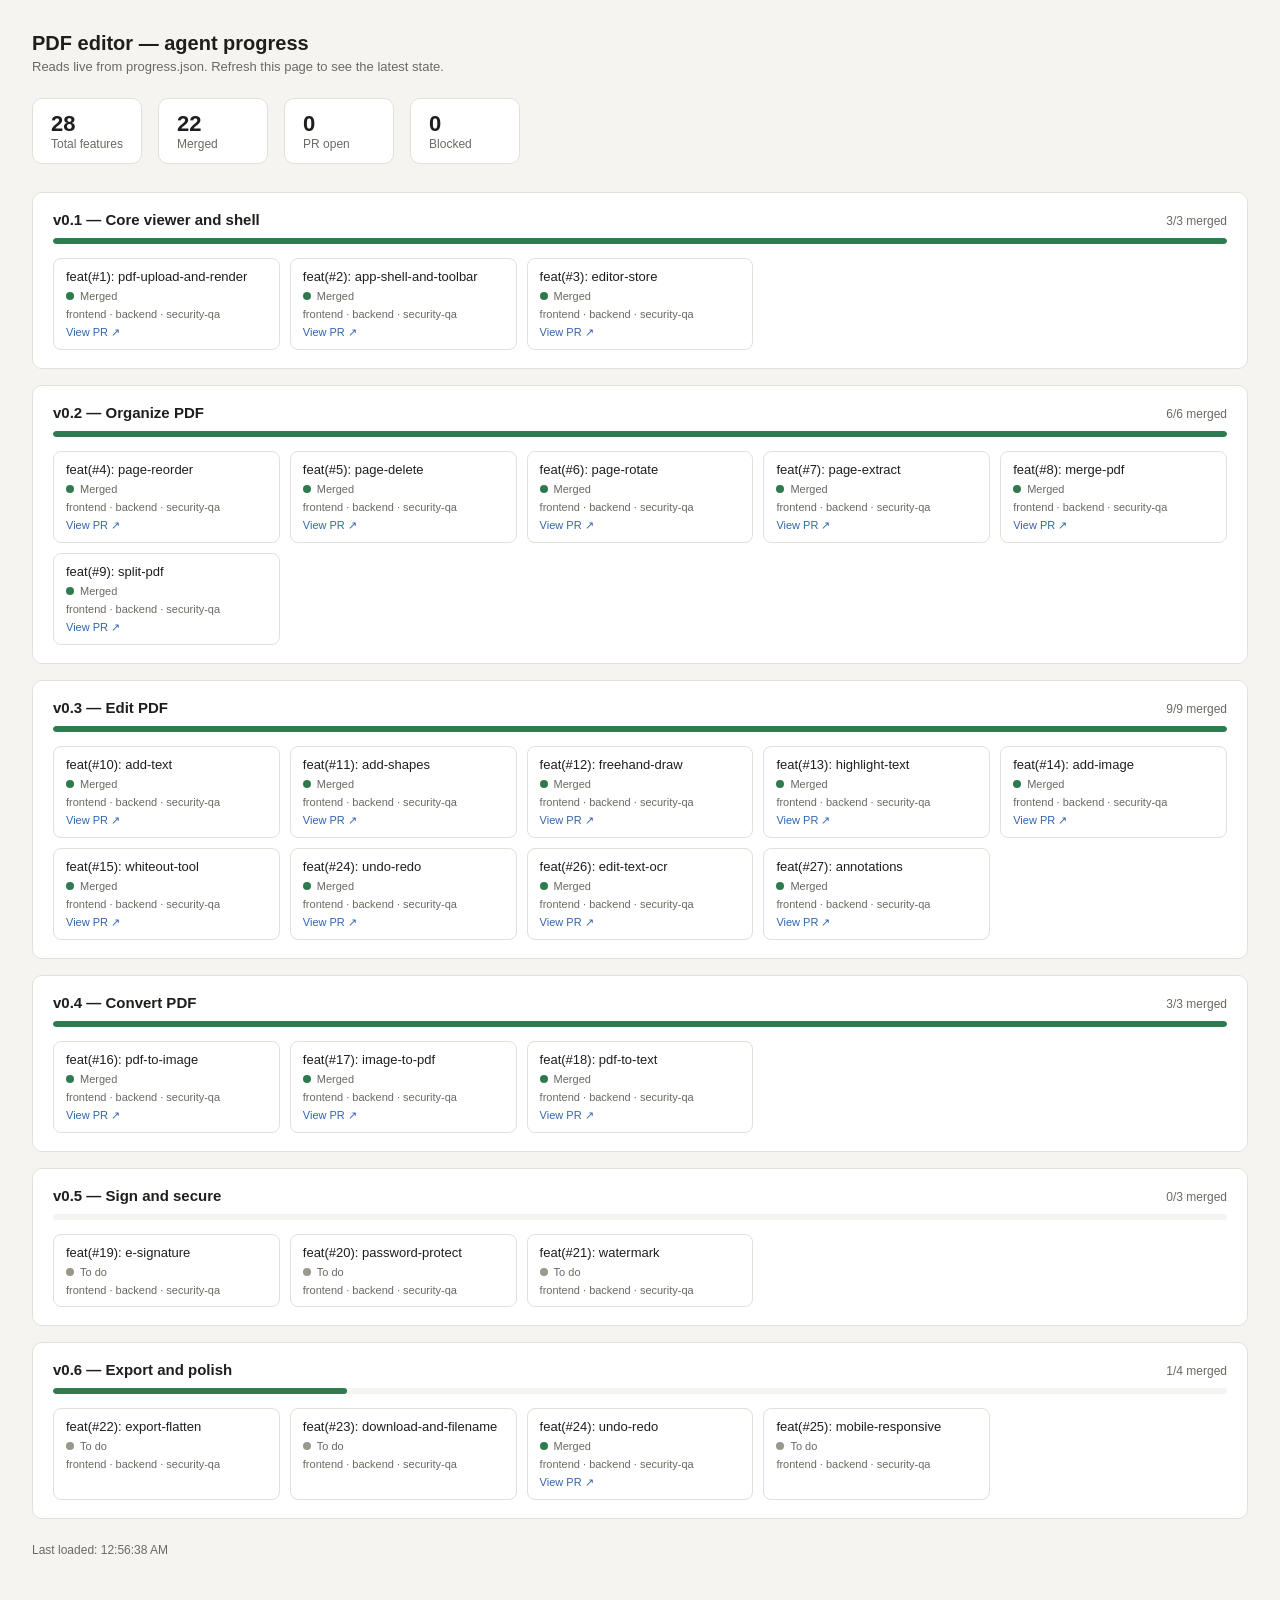
<file: dashboard.html>
<!DOCTYPE html>
<html lang="en">
<head>
<meta charset="UTF-8" />
<title>Agent progress dashboard</title>
<style>
  :root {
    --bg: #f5f4f0;
    --card: #ffffff;
    --border: #e2e0d8;
    --text: #1f1e1c;
    --muted: #6b6962;
    --todo: #9a978d;
    --progress: #b97a3c;
    --pushed: #7a8bb9;
    --pr-open: #8a6fb0;
    --blocked: #b03a2e;
    --done: #2f7a4f;
  }
  * { box-sizing: border-box; }
  body {
    margin: 0;
    font-family: -apple-system, BlinkMacSystemFont, "Segoe UI", Roboto, sans-serif;
    background: var(--bg);
    color: var(--text);
    padding: 32px;
  }
  h1 {
    font-size: 20px;
    font-weight: 600;
    margin: 0 0 4px;
  }
  .subtitle {
    color: var(--muted);
    font-size: 13px;
    margin: 0 0 24px;
  }
  .summary {
    display: flex;
    gap: 16px;
    margin-bottom: 28px;
    flex-wrap: wrap;
  }
  .summary-card {
    background: var(--card);
    border: 1px solid var(--border);
    border-radius: 10px;
    padding: 12px 18px;
    min-width: 110px;
  }
  .summary-card .num { font-size: 22px; font-weight: 600; }
  .summary-card .label { font-size: 12px; color: var(--muted); }
  .wave {
    background: var(--card);
    border: 1px solid var(--border);
    border-radius: 10px;
    padding: 18px 20px;
    margin-bottom: 16px;
  }
  .wave-header {
    display: flex;
    justify-content: space-between;
    align-items: baseline;
    margin-bottom: 10px;
  }
  .wave-title { font-size: 15px; font-weight: 600; }
  .wave-sub { font-size: 12px; color: var(--muted); }
  .bar-track {
    height: 6px;
    background: var(--bg);
    border-radius: 4px;
    overflow: hidden;
    margin-bottom: 14px;
  }
  .bar-fill {
    height: 100%;
    background: var(--done);
    border-radius: 4px;
    transition: width 0.3s ease;
  }
  .features {
    display: grid;
    grid-template-columns: repeat(auto-fill, minmax(220px, 1fr));
    gap: 10px;
  }
  .feature {
    border: 1px solid var(--border);
    border-radius: 8px;
    padding: 10px 12px;
    font-size: 13px;
    display: flex;
    flex-direction: column;
    gap: 6px;
  }
  .feature-name {
    font-weight: 500;
  }
  .feature-meta {
    display: flex;
    align-items: center;
    gap: 6px;
    font-size: 11px;
    color: var(--muted);
  }
  .dot {
    width: 8px;
    height: 8px;
    border-radius: 50%;
    flex-shrink: 0;
  }
  .dot.todo { background: var(--todo); }
  .dot.in_progress { background: var(--progress); }
  .dot.pushed { background: var(--pushed); }
  .dot.pr_open { background: var(--pr-open); }
  .dot.blocked { background: var(--blocked); }
  .dot.merged { background: var(--done); }
  .pr-link {
    font-size: 11px;
    color: #3266ad;
    text-decoration: none;
  }
  .pr-link:hover { text-decoration: underline; }
  #status-line {
    font-size: 12px;
    color: var(--muted);
    margin-top: 24px;
  }
</style>
</head>
<body>

<h1>PDF editor — agent progress</h1>
<p class="subtitle">Reads live from progress.json. Refresh this page to see the latest state.</p>

<div class="summary" id="summary"></div>
<div id="waves"></div>
<p id="status-line"></p>

<script>
const STATUS_LABEL = {
  todo: "To do",
  in_progress: "In progress",
  pushed: "Pushed",
  pr_open: "PR open",
  blocked: "Blocked",
  merged: "Merged"
};

async function loadProgress() {
  const statusLine = document.getElementById("status-line");
  try {
    const res = await fetch("progress.json", { cache: "no-store" });
    if (!res.ok) throw new Error("progress.json not found");
    const data = await res.json();
    render(data);
    statusLine.textContent = "Last loaded: " + new Date().toLocaleTimeString();
  } catch (err) {
    statusLine.textContent = "Could not load progress.json: " + err.message;
  }
}

function render(data) {
  const allFeatures = data.waves.flatMap(w => w.features);
  const counts = { todo: 0, in_progress: 0, pushed: 0, pr_open: 0, blocked: 0, merged: 0 };
  allFeatures.forEach(f => counts[f.status] = (counts[f.status] || 0) + 1);

  const summary = document.getElementById("summary");
  summary.innerHTML = `
    <div class="summary-card"><div class="num">${allFeatures.length}</div><div class="label">Total features</div></div>
    <div class="summary-card"><div class="num">${counts.merged || 0}</div><div class="label">Merged</div></div>
    <div class="summary-card"><div class="num">${counts.pr_open || 0}</div><div class="label">PR open</div></div>
    <div class="summary-card"><div class="num">${counts.blocked || 0}</div><div class="label">Blocked</div></div>
  `;

  const wavesEl = document.getElementById("waves");
  wavesEl.innerHTML = data.waves.map(wave => {
    const total = wave.features.length;
    const merged = wave.features.filter(f => f.status === "merged").length;
    const pct = total ? Math.round((merged / total) * 100) : 0;

    const featureCards = wave.features.map(f => `
      <div class="feature">
        <div class="feature-name">feat(#${f.id}): ${f.name}</div>
        <div class="feature-meta">
          <span class="dot ${f.status}"></span>
          <span>${STATUS_LABEL[f.status] || f.status}</span>
        </div>
        ${f.agents ? `<div class="feature-meta">${f.agents.join(" · ")}</div>` : ""}
        ${f.pr ? `<a class="pr-link" href="${f.pr}" target="_blank">View PR ↗</a>` : ""}
      </div>
    `).join("");

    return `
      <div class="wave">
        <div class="wave-header">
          <span class="wave-title">${wave.version} — ${wave.name}</span>
          <span class="wave-sub">${merged}/${total} merged</span>
        </div>
        <div class="bar-track"><div class="bar-fill" style="width:${pct}%"></div></div>
        <div class="features">${featureCards}</div>
      </div>
    `;
  }).join("");
}

loadProgress();
setInterval(loadProgress, 5000);
</script>

</body>
</html>
</file>
